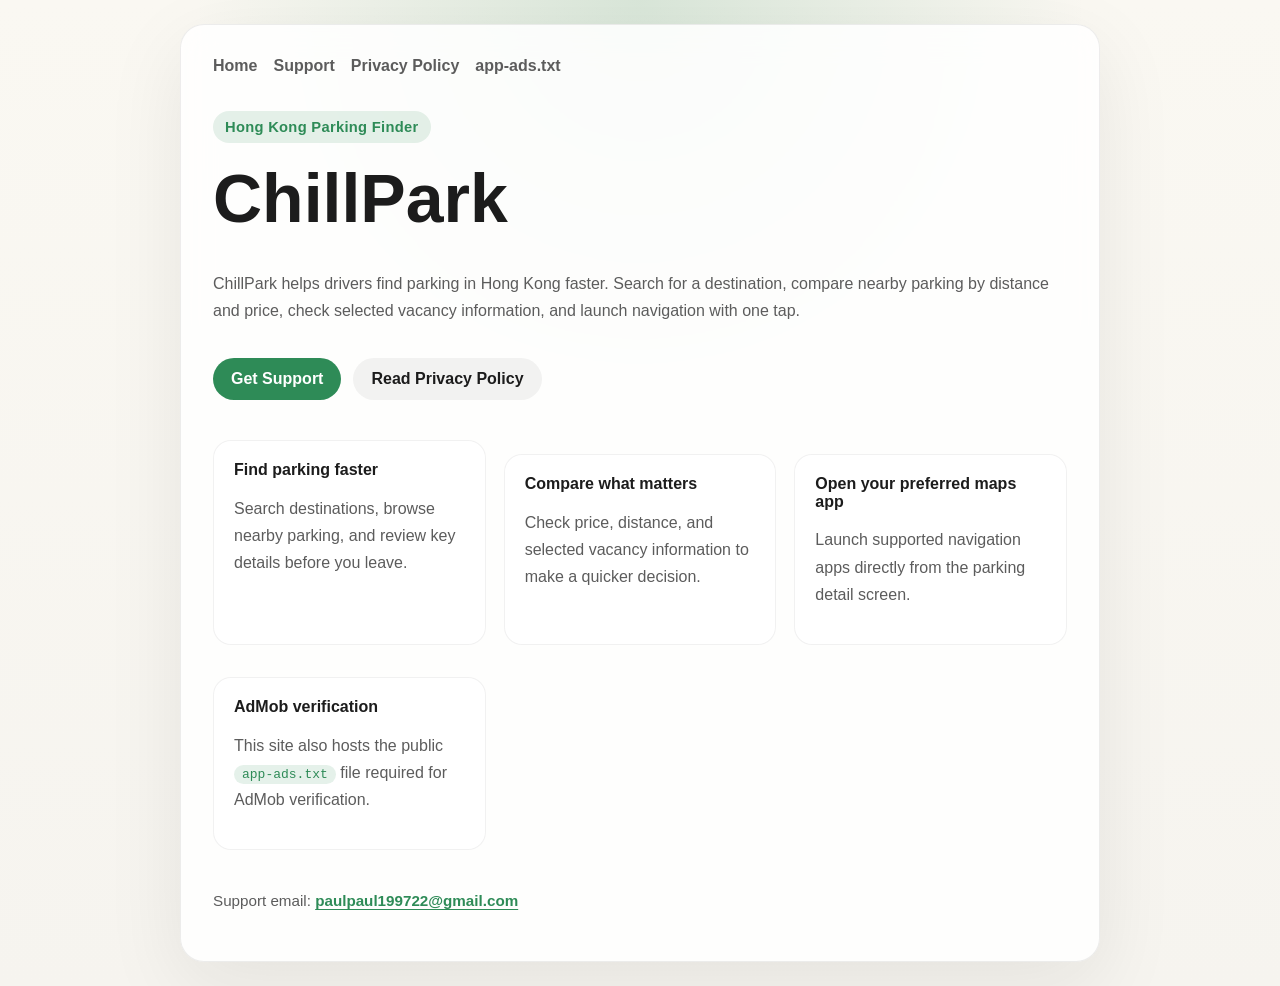
<file: index.html>
<!doctype html>
<html lang="en">
  <head>
    <meta charset="utf-8">
    <meta name="viewport" content="width=device-width, initial-scale=1">
    <title>ChillPark</title>
    <meta
      name="description"
      content="ChillPark helps drivers find parking in Hong Kong with destination search, price comparison, selected vacancy data, and one-tap navigation."
    >
    <link rel="stylesheet" href="/styles.css">
  </head>
  <body>
    <div class="shell">
      <main class="card hero">
        <nav class="top-nav" aria-label="Site">
          <a href="/">Home</a>
          <a href="/support/">Support</a>
          <a href="/privacy-policy/">Privacy Policy</a>
          <a href="/app-ads.txt">app-ads.txt</a>
        </nav>

        <span class="eyebrow">Hong Kong Parking Finder</span>
        <h1>ChillPark</h1>
        <p>
          ChillPark helps drivers find parking in Hong Kong faster. Search for a destination,
          compare nearby parking by distance and price, check selected vacancy information,
          and launch navigation with one tap.
        </p>

        <div class="actions">
          <a class="button button-primary" href="/support/">Get Support</a>
          <a class="button button-secondary" href="/privacy-policy/">Read Privacy Policy</a>
        </div>

        <section class="section grid grid-2" aria-label="Highlights">
          <article class="panel">
            <h3>Find parking faster</h3>
            <p>
              Search destinations, browse nearby parking, and review key details before you
              leave.
            </p>
          </article>
          <article class="panel">
            <h3>Compare what matters</h3>
            <p>
              Check price, distance, and selected vacancy information to make a quicker
              decision.
            </p>
          </article>
          <article class="panel">
            <h3>Open your preferred maps app</h3>
            <p>
              Launch supported navigation apps directly from the parking detail screen.
            </p>
          </article>
          <article class="panel">
            <h3>AdMob verification</h3>
            <p>
              This site also hosts the public <code>app-ads.txt</code> file required for AdMob
              verification.
            </p>
          </article>
        </section>

        <p class="footer">
          Support email:
          <a href="mailto:paulpaul199722@gmail.com">paulpaul199722@gmail.com</a>
        </p>
      </main>
    </div>
  </body>
</html>
</file>
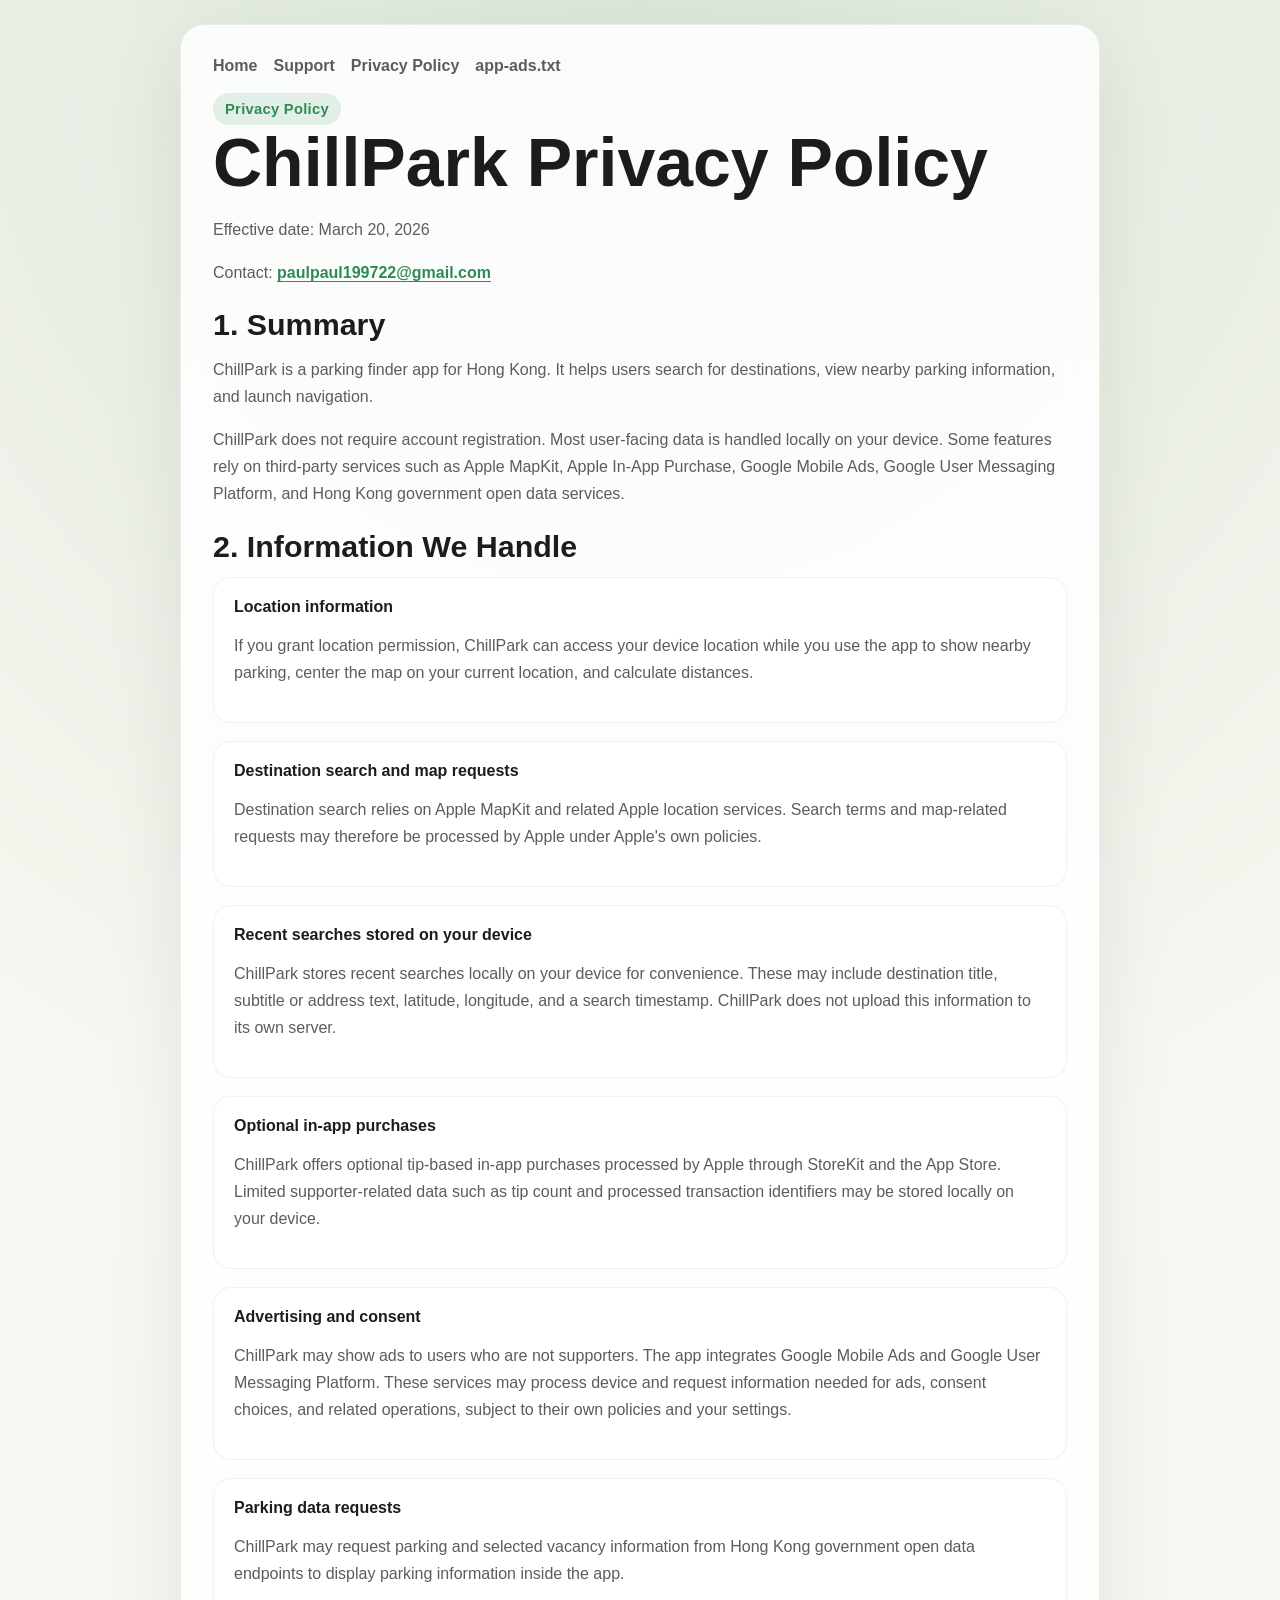
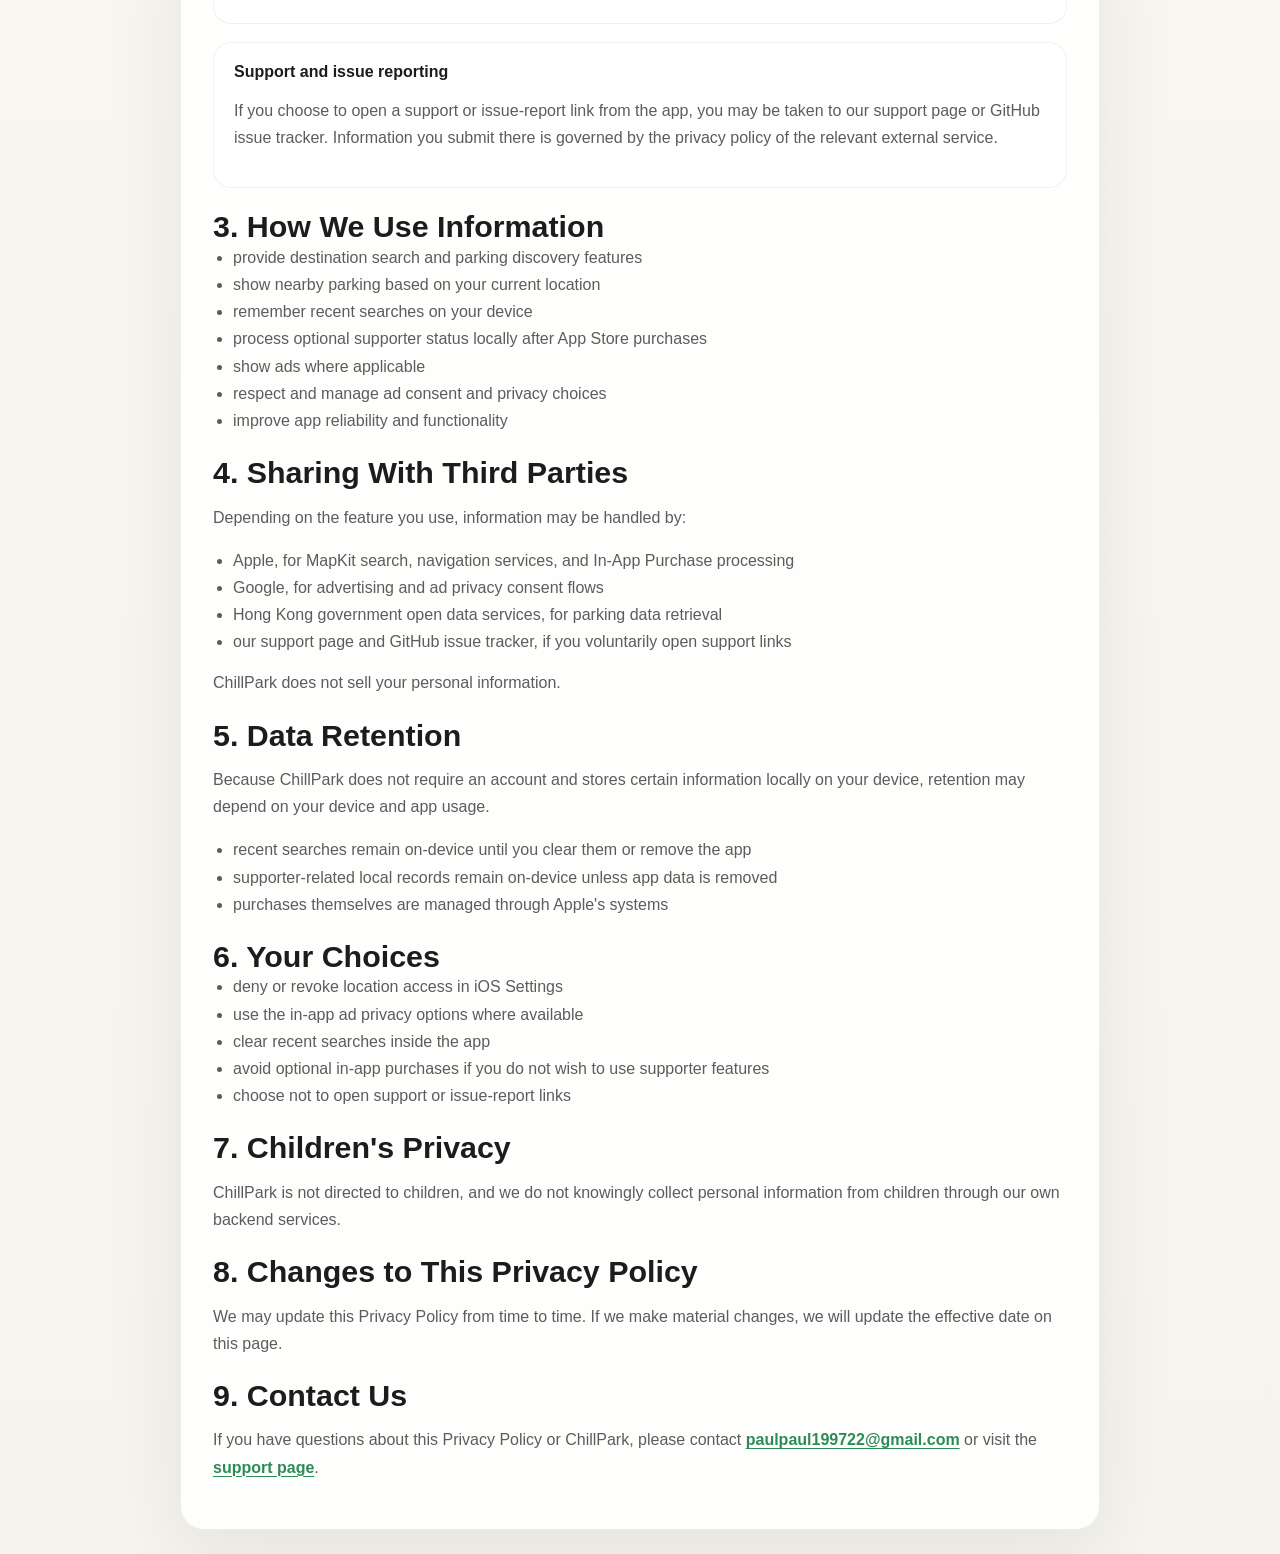
<file: privacy-policy/index.html>
<!DOCTYPE html>
<html lang="en">
  <head>
    <meta charset="utf-8">
    <meta name="viewport" content="width=device-width, initial-scale=1">
    <title>ChillPark Privacy Policy</title>
    <meta
      name="description"
      content="Privacy Policy for ChillPark, including information about location usage, recent searches, ads, in-app purchases, and support links."
    >
    <link rel="stylesheet" href="/styles.css">
  </head>
  <body>
    <div class="shell">
      <main class="card">
        <nav class="top-nav" aria-label="Site">
          <a href="/">Home</a>
          <a href="/support/">Support</a>
          <a href="/privacy-policy/">Privacy Policy</a>
          <a href="/app-ads.txt">app-ads.txt</a>
        </nav>

        <span class="eyebrow">Privacy Policy</span>
        <h1>ChillPark Privacy Policy</h1>
        <p>Effective date: March 20, 2026</p>
        <p>
          Contact:
          <a href="mailto:paulpaul199722@gmail.com">paulpaul199722@gmail.com</a>
        </p>

        <section class="section">
          <h2>1. Summary</h2>
          <p>
            ChillPark is a parking finder app for Hong Kong. It helps users search for
            destinations, view nearby parking information, and launch navigation.
          </p>
          <p>
            ChillPark does not require account registration. Most user-facing data is handled
            locally on your device. Some features rely on third-party services such as Apple
            MapKit, Apple In-App Purchase, Google Mobile Ads, Google User Messaging Platform,
            and Hong Kong government open data services.
          </p>
        </section>

        <section class="section">
          <h2>2. Information We Handle</h2>
          <div class="grid">
            <article class="panel">
              <h3>Location information</h3>
              <p>
                If you grant location permission, ChillPark can access your device location
                while you use the app to show nearby parking, center the map on your current
                location, and calculate distances.
              </p>
            </article>
            <article class="panel">
              <h3>Destination search and map requests</h3>
              <p>
                Destination search relies on Apple MapKit and related Apple location services.
                Search terms and map-related requests may therefore be processed by Apple under
                Apple's own policies.
              </p>
            </article>
            <article class="panel">
              <h3>Recent searches stored on your device</h3>
              <p>
                ChillPark stores recent searches locally on your device for convenience. These
                may include destination title, subtitle or address text, latitude, longitude,
                and a search timestamp. ChillPark does not upload this information to its own
                server.
              </p>
            </article>
            <article class="panel">
              <h3>Optional in-app purchases</h3>
              <p>
                ChillPark offers optional tip-based in-app purchases processed by Apple through
                StoreKit and the App Store. Limited supporter-related data such as tip count and
                processed transaction identifiers may be stored locally on your device.
              </p>
            </article>
            <article class="panel">
              <h3>Advertising and consent</h3>
              <p>
                ChillPark may show ads to users who are not supporters. The app integrates
                Google Mobile Ads and Google User Messaging Platform. These services may process
                device and request information needed for ads, consent choices, and related
                operations, subject to their own policies and your settings.
              </p>
            </article>
            <article class="panel">
              <h3>Parking data requests</h3>
              <p>
                ChillPark may request parking and selected vacancy information from Hong Kong
                government open data endpoints to display parking information inside the app.
              </p>
            </article>
            <article class="panel">
              <h3>Support and issue reporting</h3>
              <p>
                If you choose to open a support or issue-report link from the app, you may be
                taken to our support page or GitHub issue tracker. Information you submit there
                is governed by the privacy policy of the relevant external service.
              </p>
            </article>
          </div>
        </section>

        <section class="section">
          <h2>3. How We Use Information</h2>
          <ul class="text-list">
            <li>provide destination search and parking discovery features</li>
            <li>show nearby parking based on your current location</li>
            <li>remember recent searches on your device</li>
            <li>process optional supporter status locally after App Store purchases</li>
            <li>show ads where applicable</li>
            <li>respect and manage ad consent and privacy choices</li>
            <li>improve app reliability and functionality</li>
          </ul>
        </section>

        <section class="section">
          <h2>4. Sharing With Third Parties</h2>
          <p>Depending on the feature you use, information may be handled by:</p>
          <ul class="text-list">
            <li>Apple, for MapKit search, navigation services, and In-App Purchase processing</li>
            <li>Google, for advertising and ad privacy consent flows</li>
            <li>Hong Kong government open data services, for parking data retrieval</li>
            <li>our support page and GitHub issue tracker, if you voluntarily open support links</li>
          </ul>
          <p>ChillPark does not sell your personal information.</p>
        </section>

        <section class="section">
          <h2>5. Data Retention</h2>
          <p>
            Because ChillPark does not require an account and stores certain information locally
            on your device, retention may depend on your device and app usage.
          </p>
          <ul class="text-list">
            <li>recent searches remain on-device until you clear them or remove the app</li>
            <li>supporter-related local records remain on-device unless app data is removed</li>
            <li>purchases themselves are managed through Apple's systems</li>
          </ul>
        </section>

        <section class="section">
          <h2>6. Your Choices</h2>
          <ul class="text-list">
            <li>deny or revoke location access in iOS Settings</li>
            <li>use the in-app ad privacy options where available</li>
            <li>clear recent searches inside the app</li>
            <li>avoid optional in-app purchases if you do not wish to use supporter features</li>
            <li>choose not to open support or issue-report links</li>
          </ul>
        </section>

        <section class="section">
          <h2>7. Children's Privacy</h2>
          <p>
            ChillPark is not directed to children, and we do not knowingly collect personal
            information from children through our own backend services.
          </p>
        </section>

        <section class="section">
          <h2>8. Changes to This Privacy Policy</h2>
          <p>
            We may update this Privacy Policy from time to time. If we make material changes,
            we will update the effective date on this page.
          </p>
        </section>

        <section class="section">
          <h2>9. Contact Us</h2>
          <p>
            If you have questions about this Privacy Policy or ChillPark, please contact
            <a href="mailto:paulpaul199722@gmail.com">paulpaul199722@gmail.com</a>
            or visit the <a href="/support/">support page</a>.
          </p>
        </section>
      </main>
    </div>
  </body>
</html>
</file>
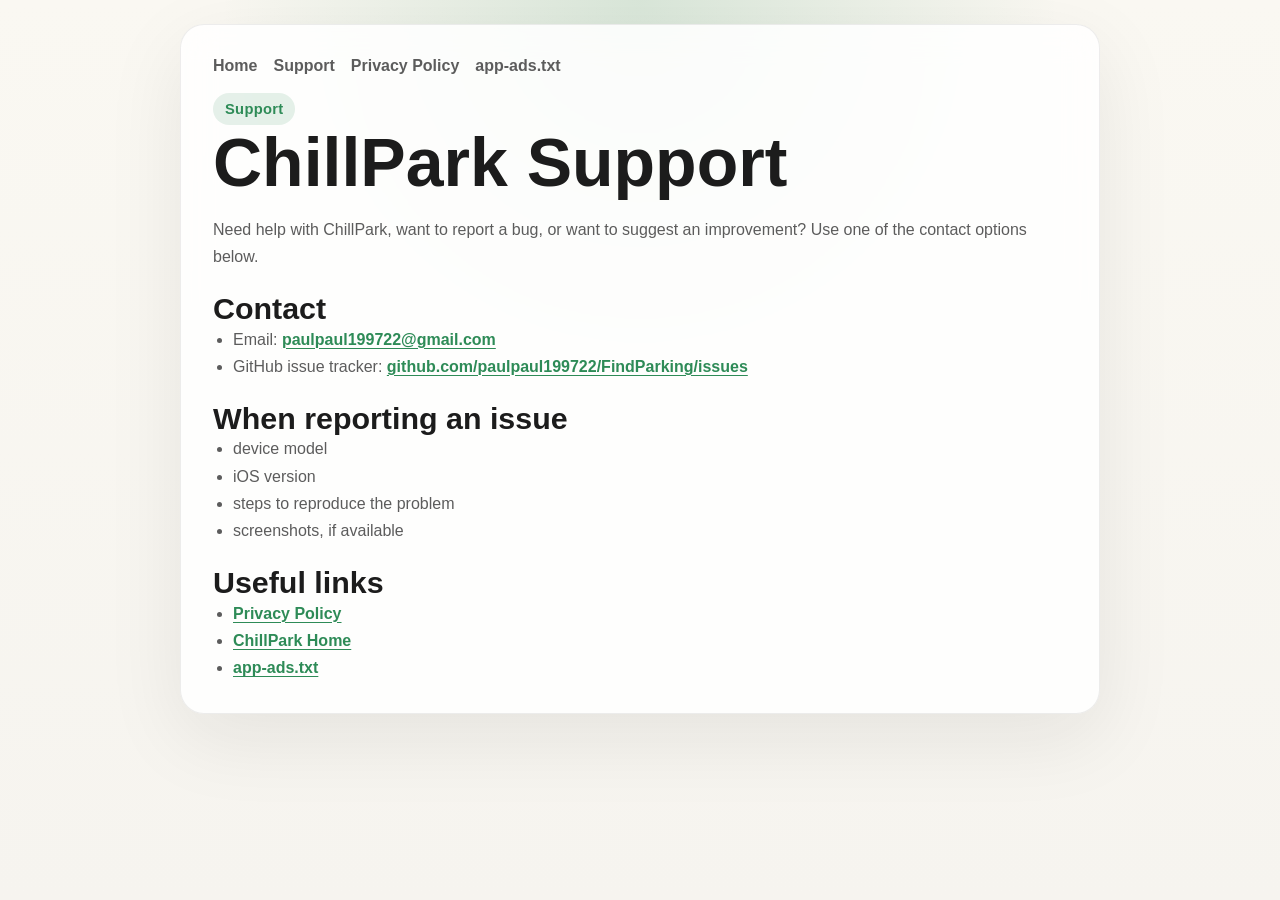
<file: support/index.html>
<!DOCTYPE html>
<html lang="en">
  <head>
    <meta charset="utf-8">
    <meta name="viewport" content="width=device-width, initial-scale=1">
    <title>ChillPark Support</title>
    <meta
      name="description"
      content="Support information for ChillPark, including contact details, bug reporting, and useful links."
    >
    <link rel="stylesheet" href="/styles.css">
  </head>
  <body>
    <div class="shell">
      <main class="card">
        <nav class="top-nav" aria-label="Site">
          <a href="/">Home</a>
          <a href="/support/">Support</a>
          <a href="/privacy-policy/">Privacy Policy</a>
          <a href="/app-ads.txt">app-ads.txt</a>
        </nav>

        <span class="eyebrow">Support</span>
        <h1>ChillPark Support</h1>
        <p>
          Need help with ChillPark, want to report a bug, or want to suggest an improvement?
          Use one of the contact options below.
        </p>

        <section class="section">
          <h2>Contact</h2>
          <ul class="meta-list">
            <li>
              Email:
              <a href="mailto:paulpaul199722@gmail.com">paulpaul199722@gmail.com</a>
            </li>
            <li>
              GitHub issue tracker:
              <a href="https://github.com/paulpaul199722/FindParking/issues">
                github.com/paulpaul199722/FindParking/issues
              </a>
            </li>
          </ul>
        </section>

        <section class="section">
          <h2>When reporting an issue</h2>
          <ul class="text-list">
            <li>device model</li>
            <li>iOS version</li>
            <li>steps to reproduce the problem</li>
            <li>screenshots, if available</li>
          </ul>
        </section>

        <section class="section">
          <h2>Useful links</h2>
          <ul class="meta-list">
            <li><a href="/privacy-policy/">Privacy Policy</a></li>
            <li><a href="/">ChillPark Home</a></li>
            <li><a href="/app-ads.txt">app-ads.txt</a></li>
          </ul>
        </section>
      </main>
    </div>
  </body>
</html>
</file>
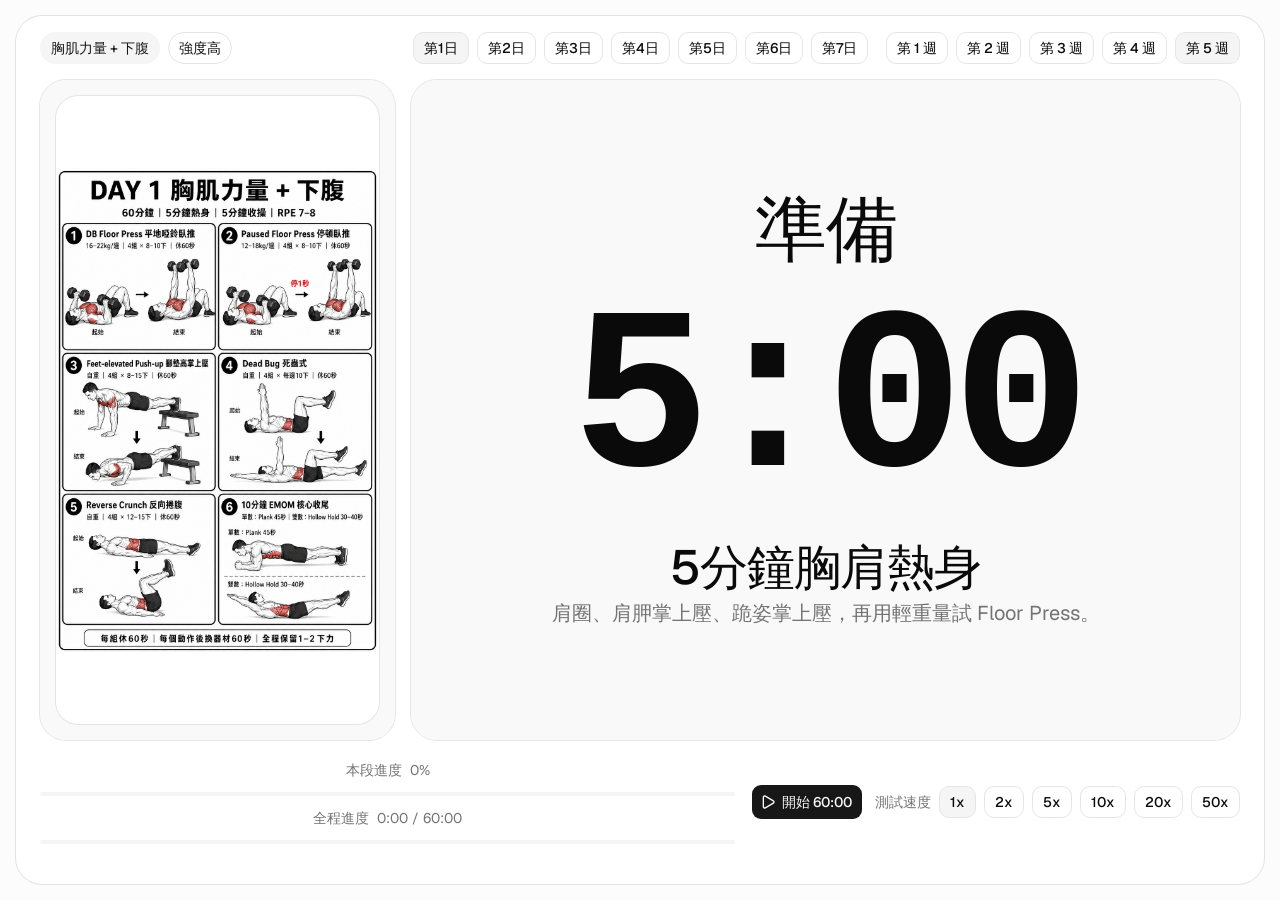
<file: workout/index.html>
<!doctype html>
<html lang="zh-Hant-HK">
  <head>
    <meta charset="UTF-8" />
    <link rel="icon" type="image/svg+xml" href="/workout/vite.svg" />
    <meta name="viewport" content="width=device-width, initial-scale=1.0" />
    <title>Workout｜60 分鐘訓練計時器</title>
    <script type="module" crossorigin src="/workout/assets/index-Cite7RYj.js"></script>
    <link rel="stylesheet" crossorigin href="/workout/assets/index-D7NZ1OhX.css">
  </head>
  <body>
    <div id="root"></div>
  </body>
</html>
</file>
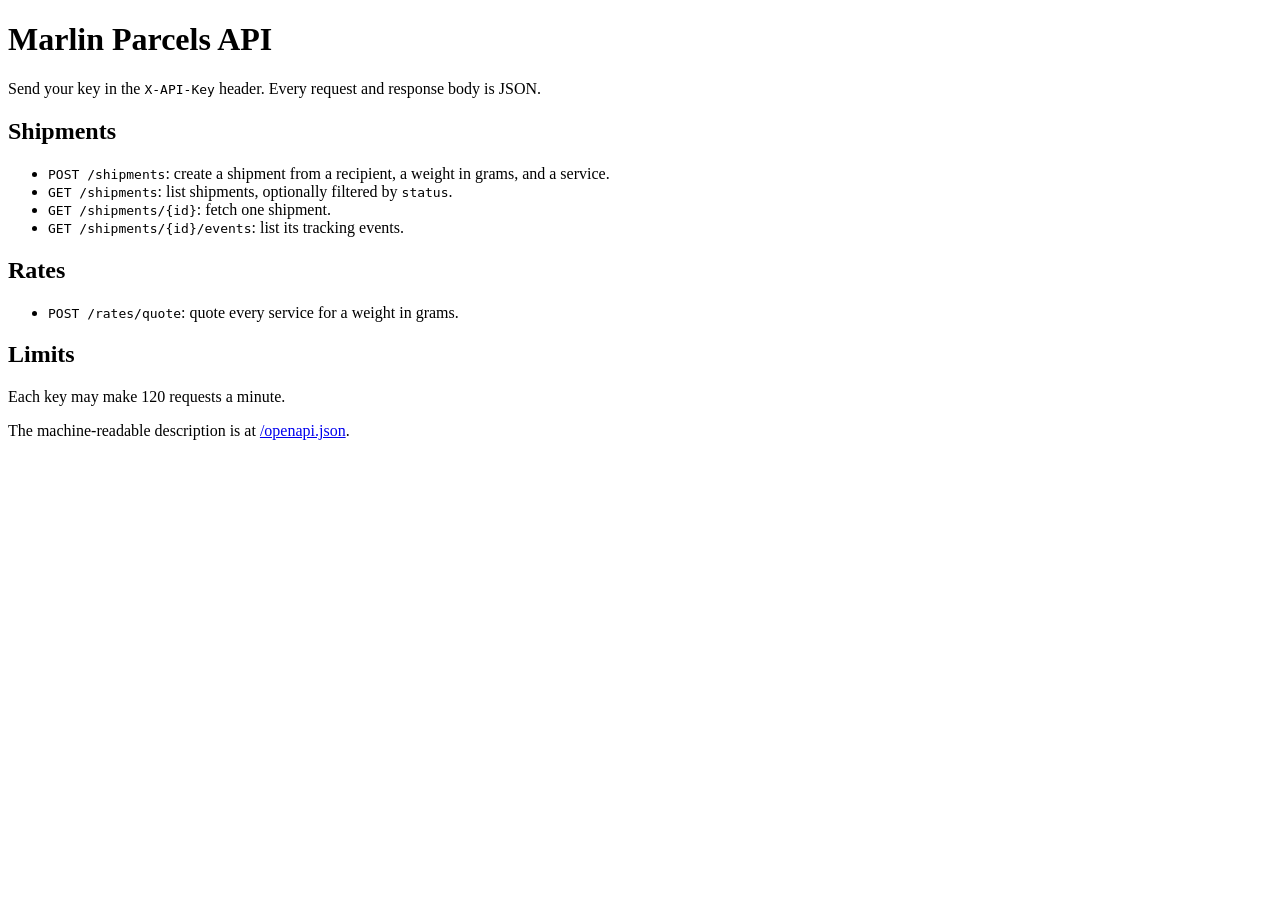
<file: .agents/skills/agent-ready-site/evals/fixtures/untyped-api-errors/base/public/docs/index.html>
<!doctype html>
<html lang="en">
  <head>
    <meta charset="utf-8" />
    <title>Marlin Parcels API documentation</title>
  </head>
  <body>
    <main>
      <h1>Marlin Parcels API</h1>
      <p>Send your key in the <code>X-API-Key</code> header. Every request and response body is JSON.</p>
      <h2>Shipments</h2>
      <ul>
        <li><code>POST /shipments</code>: create a shipment from a recipient, a weight in grams, and a service.</li>
        <li><code>GET /shipments</code>: list shipments, optionally filtered by <code>status</code>.</li>
        <li><code>GET /shipments/{id}</code>: fetch one shipment.</li>
        <li><code>GET /shipments/{id}/events</code>: list its tracking events.</li>
      </ul>
      <h2>Rates</h2>
      <ul>
        <li><code>POST /rates/quote</code>: quote every service for a weight in grams.</li>
      </ul>
      <h2>Limits</h2>
      <p>Each key may make 120 requests a minute.</p>
      <p>The machine-readable description is at <a href="/openapi.json">/openapi.json</a>.</p>
    </main>
  </body>
</html>
</file>
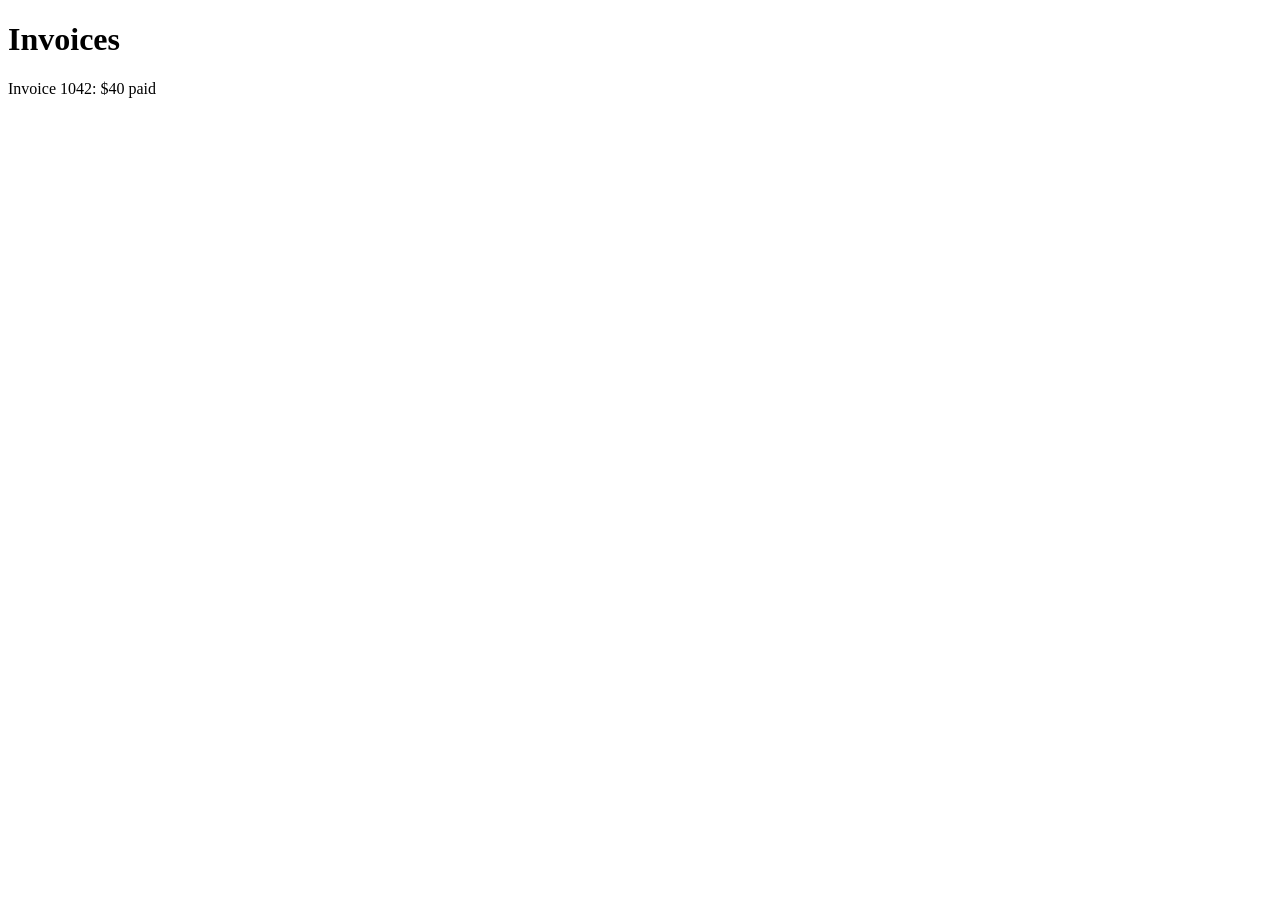
<file: .agents/skills/ui-verification/evals/files/billing.html>
<!doctype html>
<html lang="en"><meta charset="utf-8"><title>Billing</title>
<body><h1>Invoices</h1><section aria-label="Invoices" data-state="loaded">Invoice 1042: $40 paid</section>
<script>
const requestedState=new URLSearchParams(location.search).get('state');
// The route accepts a state parameter, but the fixture never applies it.
</script></body></html>
</file>
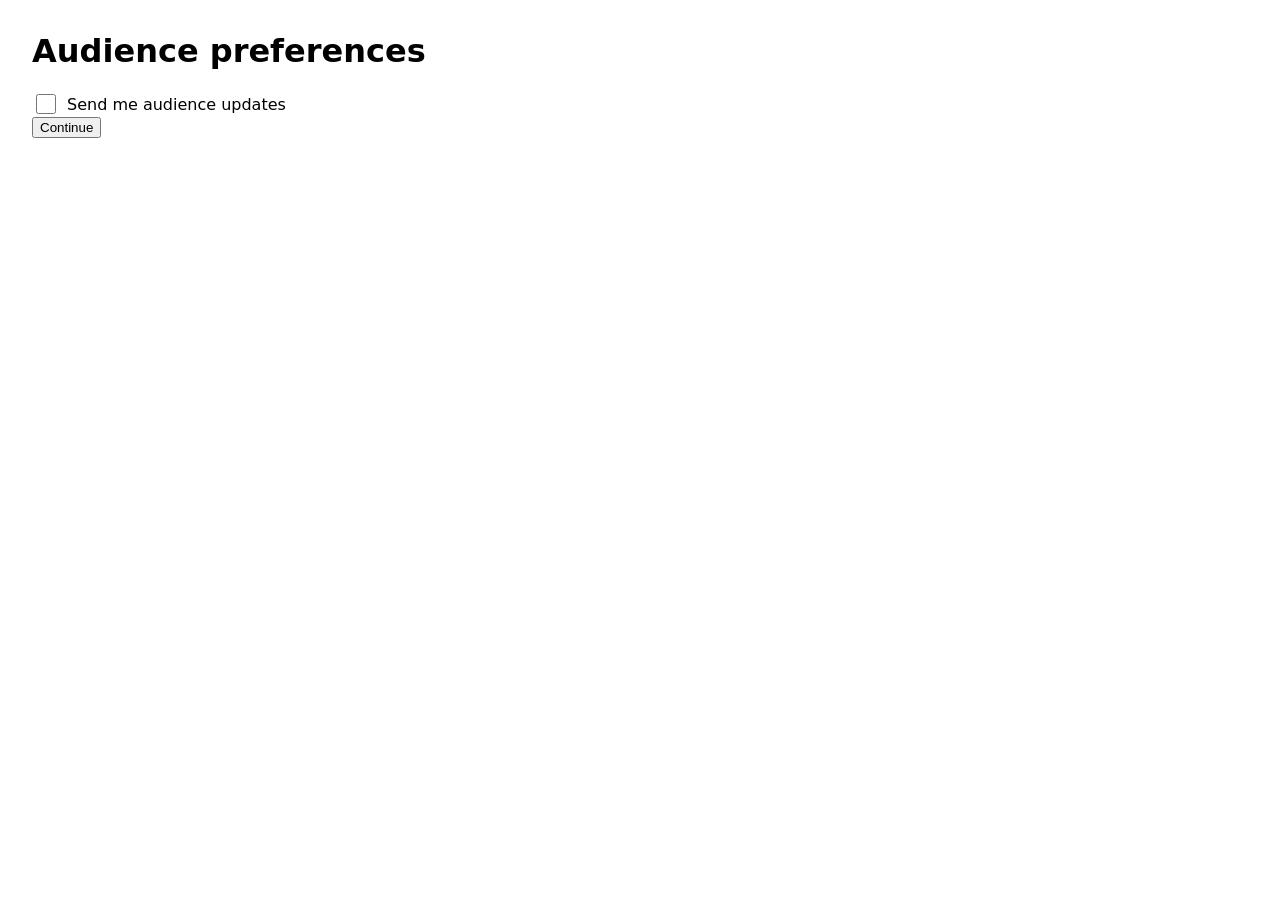
<file: .agents/skills/ui-verification/evals/files/onboarding.html>
<!doctype html>
<html lang="en"><meta charset="utf-8"><meta name="viewport" content="width=device-width, initial-scale=1">
<title>Audience preferences</title>
<style>body{font:16px system-ui;margin:32px}label{display:flex;align-items:center;gap:8px}input{width:20px;height:20px} @media(max-width:600px){body[data-revision="head"] input{transform:translateY(18px)}}</style>
<body><h1>Audience preferences</h1><label><input type="checkbox">Send me audience updates</label><button>Continue</button>
<script>document.body.dataset.revision=new URLSearchParams(location.search).get('revision')||'head';document.querySelector('button').onclick=()=>document.querySelector('h1').textContent='Preferences saved';</script></body></html>
</file>
<file: styles.css>
:root {
  color-scheme: light;
  --bg: #f6f4ef;
  --panel: rgba(255, 255, 255, 0.86);
  --text: #1c1c1c;
  --muted: #5c5c5c;
  --accent: #2e8b57;
  --accent-soft: rgba(46, 139, 87, 0.12);
  --border: rgba(28, 28, 28, 0.08);
  --shadow: 0 24px 80px rgba(28, 28, 28, 0.08);
}

* {
  box-sizing: border-box;
}

html {
  scroll-behavior: smooth;
}

body {
  margin: 0;
  min-height: 100vh;
  padding: 24px;
  background:
    radial-gradient(circle at top, rgba(46, 139, 87, 0.16), transparent 38%),
    linear-gradient(180deg, #faf8f2 0%, var(--bg) 100%);
  color: var(--text);
  font-family: ui-rounded, "SF Pro Display", "Helvetica Neue", sans-serif;
}

.shell {
  width: min(920px, 100%);
  margin: 0 auto;
}

.card {
  padding: 32px;
  border-radius: 24px;
  background: var(--panel);
  border: 1px solid var(--border);
  box-shadow: var(--shadow);
  backdrop-filter: blur(16px);
}

.hero {
  display: grid;
  gap: 18px;
}

.eyebrow {
  display: inline-flex;
  width: fit-content;
  padding: 8px 12px;
  border-radius: 999px;
  background: var(--accent-soft);
  color: var(--accent);
  font-size: 0.92rem;
  font-weight: 700;
  letter-spacing: 0.02em;
}

h1,
h2,
h3 {
  margin: 0;
  line-height: 1.1;
}

h1 {
  font-size: clamp(2.3rem, 6vw, 4.25rem);
}

h2 {
  font-size: clamp(1.3rem, 3vw, 1.9rem);
}

p,
li {
  line-height: 1.7;
  color: var(--muted);
}

a {
  color: var(--accent);
  font-weight: 700;
  text-decoration-thickness: 0.08em;
  text-underline-offset: 0.18em;
}

.actions {
  display: flex;
  flex-wrap: wrap;
  gap: 12px;
}

.button {
  display: inline-flex;
  align-items: center;
  justify-content: center;
  padding: 12px 18px;
  border-radius: 999px;
  text-decoration: none;
}

.button-primary {
  background: var(--accent);
  color: #ffffff;
}

.button-secondary {
  background: rgba(28, 28, 28, 0.05);
  color: var(--text);
}

.grid {
  display: grid;
  gap: 18px;
}

.grid-2 {
  grid-template-columns: repeat(auto-fit, minmax(220px, 1fr));
}

.panel {
  padding: 20px;
  border-radius: 18px;
  background: rgba(255, 255, 255, 0.74);
  border: 1px solid rgba(28, 28, 28, 0.06);
}

.panel h3 {
  margin-bottom: 10px;
  font-size: 1rem;
}

.section {
  margin-top: 22px;
}

.section > * + * {
  margin-top: 14px;
}

.meta-list,
.text-list {
  padding-left: 20px;
  margin: 0;
}

.footer {
  margin-top: 20px;
  font-size: 0.95rem;
  color: var(--muted);
}

.top-nav {
  display: flex;
  flex-wrap: wrap;
  gap: 16px;
  margin-bottom: 18px;
}

.top-nav a {
  color: var(--muted);
  text-decoration: none;
}

.top-nav a:hover {
  color: var(--accent);
}

code {
  padding: 2px 8px;
  border-radius: 999px;
  background: var(--accent-soft);
  color: var(--accent);
}

hr {
  border: 0;
  border-top: 1px solid var(--border);
  margin: 24px 0;
}

@media (max-width: 640px) {
  body {
    padding: 16px;
  }

  .card {
    padding: 24px;
    border-radius: 20px;
  }
}
</file>
<file: workout/assets/index-D7NZ1OhX.css>
/*! tailwindcss v4.3.1 | MIT License | https://tailwindcss.com */
@layer properties{@supports (((-webkit-hyphens:none)) and (not (margin-trim:inline))) or ((-moz-orient:inline) and (not (color:rgb(from red r g b)))){*,:before,:after,::backdrop{--tw-rotate-x:initial;--tw-rotate-y:initial;--tw-rotate-z:initial;--tw-skew-x:initial;--tw-skew-y:initial;--tw-border-style:solid;--tw-leading:initial;--tw-font-weight:initial;--tw-tracking:initial;--tw-shadow:0 0 #0000;--tw-shadow-color:initial;--tw-shadow-alpha:100%;--tw-inset-shadow:0 0 #0000;--tw-inset-shadow-color:initial;--tw-inset-shadow-alpha:100%;--tw-ring-color:initial;--tw-ring-shadow:0 0 #0000;--tw-inset-ring-color:initial;--tw-inset-ring-shadow:0 0 #0000;--tw-ring-inset:initial;--tw-ring-offset-width:0px;--tw-ring-offset-color:#fff;--tw-ring-offset-shadow:0 0 #0000;--tw-outline-style:solid;--tw-translate-x:0;--tw-translate-y:0;--tw-translate-z:0;--tw-animation-delay:0s;--tw-animation-direction:normal;--tw-animation-duration:initial;--tw-animation-fill-mode:none;--tw-animation-iteration-count:1;--tw-enter-blur:0;--tw-enter-opacity:1;--tw-enter-rotate:0;--tw-enter-scale:1;--tw-enter-translate-x:0;--tw-enter-translate-y:0;--tw-exit-blur:0;--tw-exit-opacity:1;--tw-exit-rotate:0;--tw-exit-scale:1;--tw-exit-translate-x:0;--tw-exit-translate-y:0}}}@layer theme{:root,:host{--font-sans:"Geist Variable", sans-serif;--font-mono:ui-monospace, SFMono-Regular, Menlo, Monaco, Consolas, "Liberation Mono", "Courier New", monospace;--spacing:.25rem;--container-5xl:64rem;--text-xs:.75rem;--text-xs--line-height:calc(1 / .75);--text-sm:.875rem;--text-sm--line-height:calc(1.25 / .875);--text-base:1rem;--text-base--line-height:calc(1.5 / 1);--text-xl:1.25rem;--text-xl--line-height:calc(1.75 / 1.25);--text-3xl:1.875rem;--text-3xl--line-height:calc(2.25 / 1.875);--text-5xl:3rem;--text-5xl--line-height:1;--text-7xl:4.5rem;--text-7xl--line-height:1;--font-weight-medium:500;--font-weight-semibold:600;--tracking-tighter:-.05em;--tracking-tight:-.025em;--leading-snug:1.375;--radius-md:calc(var(--radius) * .8);--default-transition-duration:.15s;--default-transition-timing-function:cubic-bezier(.4, 0, .2, 1);--default-font-family:"Geist Variable", sans-serif;--default-mono-font-family:var(--font-mono)}}@layer base{*,:after,:before,::backdrop{box-sizing:border-box;border:0 solid;margin:0;padding:0}::file-selector-button{box-sizing:border-box;border:0 solid;margin:0;padding:0}html,:host{-webkit-text-size-adjust:100%;tab-size:4;line-height:1.5;font-family:var(--default-font-family,ui-sans-serif, system-ui, sans-serif, "Apple Color Emoji", "Segoe UI Emoji", "Segoe UI Symbol", "Noto Color Emoji");font-feature-settings:var(--default-font-feature-settings,normal);font-variation-settings:var(--default-font-variation-settings,normal);-webkit-tap-highlight-color:transparent}hr{height:0;color:inherit;border-top-width:1px}abbr:where([title]){-webkit-text-decoration:underline dotted;text-decoration:underline dotted}h1,h2,h3,h4,h5,h6{font-size:inherit;font-weight:inherit}a{color:inherit;-webkit-text-decoration:inherit;-webkit-text-decoration:inherit;-webkit-text-decoration:inherit;-webkit-text-decoration:inherit;text-decoration:inherit}b,strong{font-weight:bolder}code,kbd,samp,pre{font-family:var(--default-mono-font-family,ui-monospace, SFMono-Regular, Menlo, Monaco, Consolas, "Liberation Mono", "Courier New", monospace);font-feature-settings:var(--default-mono-font-feature-settings,normal);font-variation-settings:var(--default-mono-font-variation-settings,normal);font-size:1em}small{font-size:80%}sub,sup{vertical-align:baseline;font-size:75%;line-height:0;position:relative}sub{bottom:-.25em}sup{top:-.5em}table{text-indent:0;border-color:inherit;border-collapse:collapse}:-moz-focusring{outline:auto}progress{vertical-align:baseline}summary{display:list-item}ol,ul,menu{list-style:none}img,svg,video,canvas,audio,iframe,embed,object{vertical-align:middle;display:block}img,video{max-width:100%;height:auto}button,input,select,optgroup,textarea{font:inherit;font-feature-settings:inherit;font-variation-settings:inherit;letter-spacing:inherit;color:inherit;opacity:1;background-color:#0000;border-radius:0}::file-selector-button{font:inherit;font-feature-settings:inherit;font-variation-settings:inherit;letter-spacing:inherit;color:inherit;opacity:1;background-color:#0000;border-radius:0}:where(select:is([multiple],[size])) optgroup{font-weight:bolder}:where(select:is([multiple],[size])) optgroup option{padding-inline-start:20px}::file-selector-button{margin-inline-end:4px}::placeholder{opacity:1}@supports (not ((-webkit-appearance:-apple-pay-button))) or (contain-intrinsic-size:1px){::placeholder{color:currentColor}@supports (color:color-mix(in lab, red, red)){::placeholder{color:color-mix(in oklab, currentcolor 50%, transparent)}}}textarea{resize:vertical}::-webkit-search-decoration{-webkit-appearance:none}::-webkit-date-and-time-value{min-height:1lh;text-align:inherit}::-webkit-datetime-edit{display:inline-flex}::-webkit-datetime-edit-fields-wrapper{padding:0}::-webkit-datetime-edit{padding-block:0}::-webkit-datetime-edit-year-field{padding-block:0}::-webkit-datetime-edit-month-field{padding-block:0}::-webkit-datetime-edit-day-field{padding-block:0}::-webkit-datetime-edit-hour-field{padding-block:0}::-webkit-datetime-edit-minute-field{padding-block:0}::-webkit-datetime-edit-second-field{padding-block:0}::-webkit-datetime-edit-millisecond-field{padding-block:0}::-webkit-datetime-edit-meridiem-field{padding-block:0}::-webkit-calendar-picker-indicator{line-height:1}:-moz-ui-invalid{box-shadow:none}button,input:where([type=button],[type=reset],[type=submit]){appearance:button}::file-selector-button{appearance:button}::-webkit-inner-spin-button{height:auto}::-webkit-outer-spin-button{height:auto}[hidden]:where(:not([hidden=until-found])){display:none!important}*{border-color:var(--border);outline-color:var(--ring)}@supports (color:color-mix(in lab, red, red)){*{outline-color:color-mix(in oklab, var(--ring) 50%, transparent)}}body{background-color:var(--background);color:var(--foreground)}html{font-family:Geist Variable,sans-serif}}@layer components;@layer utilities{.\@container\/card-header{container:card-header/inline-size}.relative{position:relative}.col-start-2{grid-column-start:2}.row-span-2{grid-row:span 2/span 2}.row-start-1{grid-row-start:1}.contents{display:contents}.flex{display:flex}.grid{display:grid}.inline-flex{display:inline-flex}.table{display:table}.size-6{width:calc(var(--spacing) * 6);height:calc(var(--spacing) * 6)}.size-7{width:calc(var(--spacing) * 7);height:calc(var(--spacing) * 7)}.size-8{width:calc(var(--spacing) * 8);height:calc(var(--spacing) * 8)}.size-9{width:calc(var(--spacing) * 9);height:calc(var(--spacing) * 9)}.size-full{width:100%;height:100%}.h-1{height:var(--spacing)}.h-5{height:calc(var(--spacing) * 5)}.h-6{height:calc(var(--spacing) * 6)}.h-7{height:calc(var(--spacing) * 7)}.h-8{height:calc(var(--spacing) * 8)}.h-9{height:calc(var(--spacing) * 9)}.h-full{height:100%}.max-h-\[44rem\]{max-height:44rem}.min-h-\[24rem\]{min-height:24rem}.min-h-\[calc\(100svh-1rem\)\]{min-height:calc(100svh - 1rem)}.min-h-svh{min-height:100svh}.w-fit{width:fit-content}.w-full{width:100%}.max-w-5xl{max-width:var(--container-5xl)}.max-w-full{max-width:100%}.min-w-0{min-width:0}.min-w-7{min-width:calc(var(--spacing) * 7)}.min-w-8{min-width:calc(var(--spacing) * 8)}.min-w-9{min-width:calc(var(--spacing) * 9)}.flex-1{flex:1}.shrink-0{flex-shrink:0}.transform{transform:var(--tw-rotate-x,) var(--tw-rotate-y,) var(--tw-rotate-z,) var(--tw-skew-x,) var(--tw-skew-y,)}.auto-rows-min{grid-auto-rows:min-content}.grid-cols-1{grid-template-columns:repeat(1,minmax(0,1fr))}.flex-col{flex-direction:column}.flex-row{flex-direction:row}.flex-wrap{flex-wrap:wrap}.items-center{align-items:center}.items-start{align-items:flex-start}.items-stretch{align-items:stretch}.justify-center{justify-content:center}.gap-\(--card-spacing\){gap:var(--card-spacing)}.gap-1{gap:var(--spacing)}.gap-1\.5{gap:calc(var(--spacing) * 1.5)}.gap-2{gap:calc(var(--spacing) * 2)}.gap-3{gap:calc(var(--spacing) * 3)}.gap-4{gap:calc(var(--spacing) * 4)}.gap-5{gap:calc(var(--spacing) * 5)}.gap-6{gap:calc(var(--spacing) * 6)}.gap-\[--spacing\(var\(--gap\)\)\]{gap:calc(var(--spacing) * var(--gap))}.self-start{align-self:flex-start}.justify-self-center{justify-self:center}.justify-self-end{justify-self:flex-end}.overflow-hidden{overflow:hidden}.overflow-x-hidden{overflow-x:hidden}.rounded-3xl{border-radius:calc(var(--radius) * 2.2)}.rounded-4xl{border-radius:calc(var(--radius) * 2.6)}.rounded-\[min\(var\(--radius-md\)\,10px\)\]{border-radius:min(var(--radius-md), 10px)}.rounded-\[min\(var\(--radius-md\)\,12px\)\]{border-radius:min(var(--radius-md), 12px)}.rounded-full{border-radius:3.40282e38px}.rounded-lg{border-radius:var(--radius)}.rounded-xl{border-radius:calc(var(--radius) * 1.4)}.rounded-t-xl{border-top-left-radius:calc(var(--radius) * 1.4);border-top-right-radius:calc(var(--radius) * 1.4)}.rounded-b-xl{border-bottom-right-radius:calc(var(--radius) * 1.4);border-bottom-left-radius:calc(var(--radius) * 1.4)}.border{border-style:var(--tw-border-style);border-width:1px}.border-t{border-top-style:var(--tw-border-style);border-top-width:1px}.border-border{border-color:var(--border)}.border-input{border-color:var(--input)}.border-transparent{border-color:#0000}.bg-background{background-color:var(--background)}.bg-border{background-color:var(--border)}.bg-card{background-color:var(--card)}.bg-destructive\/10{background-color:var(--destructive)}@supports (color:color-mix(in lab, red, red)){.bg-destructive\/10{background-color:color-mix(in oklab, var(--destructive) 10%, transparent)}}.bg-muted,.bg-muted\/30{background-color:var(--muted)}@supports (color:color-mix(in lab, red, red)){.bg-muted\/30{background-color:color-mix(in oklab, var(--muted) 30%, transparent)}}.bg-muted\/50{background-color:var(--muted)}@supports (color:color-mix(in lab, red, red)){.bg-muted\/50{background-color:color-mix(in oklab, var(--muted) 50%, transparent)}}.bg-muted\/60{background-color:var(--muted)}@supports (color:color-mix(in lab, red, red)){.bg-muted\/60{background-color:color-mix(in oklab, var(--muted) 60%, transparent)}}.bg-primary{background-color:var(--primary)}.bg-secondary{background-color:var(--secondary)}.bg-transparent{background-color:#0000}.bg-clip-padding{background-clip:padding-box}.object-contain{object-fit:contain}.p-\(--card-spacing\){padding:var(--card-spacing)}.p-2{padding:calc(var(--spacing) * 2)}.p-3{padding:calc(var(--spacing) * 3)}.p-5{padding:calc(var(--spacing) * 5)}.px-\(--card-spacing\){padding-inline:var(--card-spacing)}.px-2{padding-inline:calc(var(--spacing) * 2)}.px-2\.5{padding-inline:calc(var(--spacing) * 2.5)}.px-4{padding-inline:calc(var(--spacing) * 4)}.py-\(--card-spacing\){padding-block:var(--card-spacing)}.py-0{padding-block:0}.py-0\.5{padding-block:calc(var(--spacing) * .5)}.py-2{padding-block:calc(var(--spacing) * 2)}.pb-4{padding-bottom:calc(var(--spacing) * 4)}.text-center{text-align:center}.font-heading{font-family:var(--font-sans)}.font-mono{font-family:var(--font-mono)}.text-3xl{font-size:var(--text-3xl);line-height:var(--tw-leading,var(--text-3xl--line-height))}.text-5xl{font-size:var(--text-5xl);line-height:var(--tw-leading,var(--text-5xl--line-height))}.text-base{font-size:var(--text-base);line-height:var(--tw-leading,var(--text-base--line-height))}.text-sm{font-size:var(--text-sm);line-height:var(--tw-leading,var(--text-sm--line-height))}.text-xs{font-size:var(--text-xs);line-height:var(--tw-leading,var(--text-xs--line-height))}.text-\[0\.8rem\]{font-size:.8rem}.text-\[clamp\(6\.5rem\,18vw\,20rem\)\]{font-size:clamp(6.5rem,18vw,20rem)}.leading-none{--tw-leading:1;line-height:1}.leading-snug{--tw-leading:var(--leading-snug);line-height:var(--leading-snug)}.font-medium{--tw-font-weight:var(--font-weight-medium);font-weight:var(--font-weight-medium)}.font-semibold{--tw-font-weight:var(--font-weight-semibold);font-weight:var(--font-weight-semibold)}.tracking-tight{--tw-tracking:var(--tracking-tight);letter-spacing:var(--tracking-tight)}.tracking-tighter{--tw-tracking:var(--tracking-tighter);letter-spacing:var(--tracking-tighter)}.text-balance{text-wrap:balance}.text-pretty{text-wrap:pretty}.whitespace-nowrap{white-space:nowrap}.text-card-foreground{color:var(--card-foreground)}.text-destructive{color:var(--destructive)}.text-foreground{color:var(--foreground)}.text-muted-foreground{color:var(--muted-foreground)}.text-primary{color:var(--primary)}.text-primary-foreground{color:var(--primary-foreground)}.text-secondary-foreground{color:var(--secondary-foreground)}.underline-offset-4{text-underline-offset:4px}.ring-1{--tw-ring-shadow:var(--tw-ring-inset,) 0 0 0 calc(1px + var(--tw-ring-offset-width)) var(--tw-ring-color,currentcolor);box-shadow:var(--tw-inset-shadow), var(--tw-inset-ring-shadow), var(--tw-ring-offset-shadow), var(--tw-ring-shadow), var(--tw-shadow)}.ring-border{--tw-ring-color:var(--border)}.ring-foreground\/10{--tw-ring-color:var(--foreground)}@supports (color:color-mix(in lab, red, red)){.ring-foreground\/10{--tw-ring-color:color-mix(in oklab, var(--foreground) 10%, transparent)}}.outline{outline-style:var(--tw-outline-style);outline-width:1px}.transition{transition-property:color,background-color,border-color,outline-color,text-decoration-color,fill,stroke,--tw-gradient-from,--tw-gradient-via,--tw-gradient-to,opacity,box-shadow,transform,translate,scale,rotate,filter,-webkit-backdrop-filter,backdrop-filter,display,content-visibility,overlay,pointer-events;transition-timing-function:var(--tw-ease,var(--default-transition-timing-function));transition-duration:var(--tw-duration,var(--default-transition-duration))}.transition-all{transition-property:all;transition-timing-function:var(--tw-ease,var(--default-transition-timing-function));transition-duration:var(--tw-duration,var(--default-transition-duration))}.outline-none{--tw-outline-style:none;outline-style:none}.select-none{-webkit-user-select:none;user-select:none}.\[--card-spacing\:--spacing\(4\)\]{--card-spacing:calc(var(--spacing) * 4)}.running{animation-play-state:running}.group-data-\[size\=sm\]\/card\:text-sm:is(:where(.group\/card)[data-size=sm] *){font-size:var(--text-sm);line-height:var(--tw-leading,var(--text-sm--line-height))}.group-data-\[spacing\=0\]\/toggle-group\:rounded-none:is(:where(.group\/toggle-group)[data-spacing="0"] *){border-radius:0}.group-data-\[spacing\=0\]\/toggle-group\:px-2:is(:where(.group\/toggle-group)[data-spacing="0"] *){padding-inline:calc(var(--spacing) * 2)}@media (hover:hover){.hover\:bg-\[color-mix\(in_oklch\,var\(--secondary\)\,var\(--foreground\)_5\%\)\]:hover{background-color:var(--secondary)}@supports (color:color-mix(in lab, red, red)){.hover\:bg-\[color-mix\(in_oklch\,var\(--secondary\)\,var\(--foreground\)_5\%\)\]:hover{background-color:color-mix(in oklch,var(--secondary),var(--foreground) 5%)}}.hover\:bg-destructive\/20:hover{background-color:var(--destructive)}@supports (color:color-mix(in lab, red, red)){.hover\:bg-destructive\/20:hover{background-color:color-mix(in oklab, var(--destructive) 20%, transparent)}}.hover\:bg-muted:hover{background-color:var(--muted)}.hover\:bg-primary\/80:hover{background-color:var(--primary)}@supports (color:color-mix(in lab, red, red)){.hover\:bg-primary\/80:hover{background-color:color-mix(in oklab, var(--primary) 80%, transparent)}}.hover\:text-foreground:hover{color:var(--foreground)}.hover\:text-muted-foreground:hover{color:var(--muted-foreground)}.hover\:underline:hover{text-decoration-line:underline}}.focus\:z-10:focus,.focus-visible\:z-10:focus-visible{z-index:10}.focus-visible\:border-destructive\/40:focus-visible{border-color:var(--destructive)}@supports (color:color-mix(in lab, red, red)){.focus-visible\:border-destructive\/40:focus-visible{border-color:color-mix(in oklab, var(--destructive) 40%, transparent)}}.focus-visible\:border-ring:focus-visible{border-color:var(--ring)}.focus-visible\:ring-3:focus-visible,.focus-visible\:ring-\[3px\]:focus-visible{--tw-ring-shadow:var(--tw-ring-inset,) 0 0 0 calc(3px + var(--tw-ring-offset-width)) var(--tw-ring-color,currentcolor);box-shadow:var(--tw-inset-shadow), var(--tw-inset-ring-shadow), var(--tw-ring-offset-shadow), var(--tw-ring-shadow), var(--tw-shadow)}.focus-visible\:ring-destructive\/20:focus-visible{--tw-ring-color:var(--destructive)}@supports (color:color-mix(in lab, red, red)){.focus-visible\:ring-destructive\/20:focus-visible{--tw-ring-color:color-mix(in oklab, var(--destructive) 20%, transparent)}}.focus-visible\:ring-ring\/50:focus-visible{--tw-ring-color:var(--ring)}@supports (color:color-mix(in lab, red, red)){.focus-visible\:ring-ring\/50:focus-visible{--tw-ring-color:color-mix(in oklab, var(--ring) 50%, transparent)}}.active\:not-aria-\[haspopup\]\:translate-y-px:active:not([aria-haspopup]){--tw-translate-y:1px;translate:var(--tw-translate-x) var(--tw-translate-y)}.disabled\:pointer-events-none:disabled{pointer-events:none}.disabled\:opacity-50:disabled{opacity:.5}:where([data-slot=button-group]) .in-data-\[slot\=button-group\]\:rounded-lg{border-radius:var(--radius)}.has-data-\[icon\=inline-end\]\:pr-1\.5:has([data-icon=inline-end]){padding-right:calc(var(--spacing) * 1.5)}.has-data-\[icon\=inline-end\]\:pr-2:has([data-icon=inline-end]){padding-right:calc(var(--spacing) * 2)}.group-data-\[spacing\=0\]\/toggle-group\:has-data-\[icon\=inline-end\]\:pr-1\.5:is(:where(.group\/toggle-group)[data-spacing="0"] *):has([data-icon=inline-end]){padding-right:calc(var(--spacing) * 1.5)}.has-data-\[icon\=inline-start\]\:pl-1\.5:has([data-icon=inline-start]){padding-left:calc(var(--spacing) * 1.5)}.has-data-\[icon\=inline-start\]\:pl-2:has([data-icon=inline-start]){padding-left:calc(var(--spacing) * 2)}.group-data-\[spacing\=0\]\/toggle-group\:has-data-\[icon\=inline-start\]\:pl-1\.5:is(:where(.group\/toggle-group)[data-spacing="0"] *):has([data-icon=inline-start]){padding-left:calc(var(--spacing) * 1.5)}.has-data-\[slot\=card-action\]\:grid-cols-\[1fr_auto\]:has([data-slot=card-action]){grid-template-columns:1fr auto}.has-data-\[slot\=card-description\]\:grid-rows-\[auto_auto\]:has([data-slot=card-description]){grid-template-rows:auto auto}.has-data-\[slot\=card-footer\]\:pb-0:has([data-slot=card-footer]){padding-bottom:0}.has-\[\>img\:first-child\]\:pt-0:has(>img:first-child){padding-top:0}.aria-expanded\:bg-muted[aria-expanded=true]{background-color:var(--muted)}.aria-expanded\:bg-secondary[aria-expanded=true]{background-color:var(--secondary)}.aria-expanded\:text-foreground[aria-expanded=true]{color:var(--foreground)}.aria-expanded\:text-secondary-foreground[aria-expanded=true]{color:var(--secondary-foreground)}.aria-invalid\:border-destructive[aria-invalid=true]{border-color:var(--destructive)}.aria-invalid\:ring-3[aria-invalid=true]{--tw-ring-shadow:var(--tw-ring-inset,) 0 0 0 calc(3px + var(--tw-ring-offset-width)) var(--tw-ring-color,currentcolor);box-shadow:var(--tw-inset-shadow), var(--tw-inset-ring-shadow), var(--tw-ring-offset-shadow), var(--tw-ring-shadow), var(--tw-shadow)}.aria-invalid\:ring-destructive\/20[aria-invalid=true]{--tw-ring-color:var(--destructive)}@supports (color:color-mix(in lab, red, red)){.aria-invalid\:ring-destructive\/20[aria-invalid=true]{--tw-ring-color:color-mix(in oklab, var(--destructive) 20%, transparent)}}.aria-pressed\:bg-muted[aria-pressed=true]{background-color:var(--muted)}.data-\[size\=sm\]\:rounded-\[min\(var\(--radius-md\)\,10px\)\][data-size=sm]{border-radius:min(var(--radius-md), 10px)}.data-\[size\=sm\]\:\[--card-spacing\:--spacing\(3\)\][data-size=sm]{--card-spacing:calc(var(--spacing) * 3)}.data-\[size\=sm\]\:has-data-\[slot\=card-footer\]\:pb-0[data-size=sm]:has([data-slot=card-footer]){padding-bottom:0}.group-data-horizontal\/toggle-group\:data-\[spacing\=0\]\:first\:rounded-l-lg:is(:where(.group\/toggle-group):where([data-orientation=horizontal]) *)[data-spacing="0"]:first-child{border-top-left-radius:var(--radius);border-bottom-left-radius:var(--radius)}.group-data-vertical\/toggle-group\:data-\[spacing\=0\]\:first\:rounded-t-lg:is(:where(.group\/toggle-group):where([data-orientation=vertical]) *)[data-spacing="0"]:first-child{border-top-left-radius:var(--radius);border-top-right-radius:var(--radius)}.group-data-horizontal\/toggle-group\:data-\[spacing\=0\]\:last\:rounded-r-lg:is(:where(.group\/toggle-group):where([data-orientation=horizontal]) *)[data-spacing="0"]:last-child{border-top-right-radius:var(--radius);border-bottom-right-radius:var(--radius)}.group-data-vertical\/toggle-group\:data-\[spacing\=0\]\:last\:rounded-b-lg:is(:where(.group\/toggle-group):where([data-orientation=vertical]) *)[data-spacing="0"]:last-child{border-bottom-right-radius:var(--radius);border-bottom-left-radius:var(--radius)}.data-\[state\=on\]\:bg-muted[data-state=on]{background-color:var(--muted)}.group-data-horizontal\/toggle-group\:data-\[spacing\=0\]\:data-\[variant\=outline\]\:border-l-0:is(:where(.group\/toggle-group):where([data-orientation=horizontal]) *)[data-spacing="0"][data-variant=outline]{border-left-style:var(--tw-border-style);border-left-width:0}.group-data-vertical\/toggle-group\:data-\[spacing\=0\]\:data-\[variant\=outline\]\:border-t-0:is(:where(.group\/toggle-group):where([data-orientation=vertical]) *)[data-spacing="0"][data-variant=outline]{border-top-style:var(--tw-border-style);border-top-width:0}.group-data-horizontal\/toggle-group\:data-\[spacing\=0\]\:data-\[variant\=outline\]\:first\:border-l:is(:where(.group\/toggle-group):where([data-orientation=horizontal]) *)[data-spacing="0"][data-variant=outline]:first-child{border-left-style:var(--tw-border-style);border-left-width:1px}.group-data-vertical\/toggle-group\:data-\[spacing\=0\]\:data-\[variant\=outline\]\:first\:border-t:is(:where(.group\/toggle-group):where([data-orientation=vertical]) *)[data-spacing="0"][data-variant=outline]:first-child{border-top-style:var(--tw-border-style);border-top-width:1px}@media (width>=40rem){.sm\:min-h-\[30rem\]{min-height:30rem}.sm\:min-h-\[calc\(100svh-2rem\)\]{min-height:calc(100svh - 2rem)}.sm\:p-4{padding:calc(var(--spacing) * 4)}.sm\:p-8{padding:calc(var(--spacing) * 8)}.sm\:px-6{padding-inline:calc(var(--spacing) * 6)}.sm\:pb-6{padding-bottom:calc(var(--spacing) * 6)}.sm\:text-5xl{font-size:var(--text-5xl);line-height:var(--tw-leading,var(--text-5xl--line-height))}.sm\:text-7xl{font-size:var(--text-7xl);line-height:var(--tw-leading,var(--text-7xl--line-height))}.sm\:text-xl{font-size:var(--text-xl);line-height:var(--tw-leading,var(--text-xl--line-height))}}@media (width>=64rem){.lg\:min-h-full{min-height:100%}.lg\:grid-cols-\[3fr_7fr\]{grid-template-columns:3fr 7fr}.lg\:grid-cols-\[minmax\(0\,1fr\)_auto_minmax\(0\,1fr\)\]{grid-template-columns:minmax(0,1fr) auto minmax(0,1fr)}.lg\:items-center{align-items:center}.lg\:justify-start{justify-content:flex-start}.lg\:justify-self-end{justify-self:flex-end}}@media (width>=80rem){.xl\:grid-cols-\[minmax\(0\,1fr\)_auto\]{grid-template-columns:minmax(0,1fr) auto}.xl\:items-center{align-items:center}.xl\:justify-end{justify-content:flex-end}}.dark\:border-input:is(.dark *){border-color:var(--input)}.dark\:bg-destructive\/20:is(.dark *){background-color:var(--destructive)}@supports (color:color-mix(in lab, red, red)){.dark\:bg-destructive\/20:is(.dark *){background-color:color-mix(in oklab, var(--destructive) 20%, transparent)}}.dark\:bg-input\/30:is(.dark *){background-color:var(--input)}@supports (color:color-mix(in lab, red, red)){.dark\:bg-input\/30:is(.dark *){background-color:color-mix(in oklab, var(--input) 30%, transparent)}}@media (hover:hover){.dark\:hover\:bg-destructive\/30:is(.dark *):hover{background-color:var(--destructive)}@supports (color:color-mix(in lab, red, red)){.dark\:hover\:bg-destructive\/30:is(.dark *):hover{background-color:color-mix(in oklab, var(--destructive) 30%, transparent)}}.dark\:hover\:bg-input\/50:is(.dark *):hover{background-color:var(--input)}@supports (color:color-mix(in lab, red, red)){.dark\:hover\:bg-input\/50:is(.dark *):hover{background-color:color-mix(in oklab, var(--input) 50%, transparent)}}.dark\:hover\:bg-muted\/50:is(.dark *):hover{background-color:var(--muted)}@supports (color:color-mix(in lab, red, red)){.dark\:hover\:bg-muted\/50:is(.dark *):hover{background-color:color-mix(in oklab, var(--muted) 50%, transparent)}}}.dark\:focus-visible\:ring-destructive\/40:is(.dark *):focus-visible{--tw-ring-color:var(--destructive)}@supports (color:color-mix(in lab, red, red)){.dark\:focus-visible\:ring-destructive\/40:is(.dark *):focus-visible{--tw-ring-color:color-mix(in oklab, var(--destructive) 40%, transparent)}}.dark\:aria-invalid\:border-destructive\/50:is(.dark *)[aria-invalid=true]{border-color:var(--destructive)}@supports (color:color-mix(in lab, red, red)){.dark\:aria-invalid\:border-destructive\/50:is(.dark *)[aria-invalid=true]{border-color:color-mix(in oklab, var(--destructive) 50%, transparent)}}.dark\:aria-invalid\:ring-destructive\/40:is(.dark *)[aria-invalid=true]{--tw-ring-color:var(--destructive)}@supports (color:color-mix(in lab, red, red)){.dark\:aria-invalid\:ring-destructive\/40:is(.dark *)[aria-invalid=true]{--tw-ring-color:color-mix(in oklab, var(--destructive) 40%, transparent)}}.data-horizontal\:h-px:where([data-orientation=horizontal]){height:1px}.data-horizontal\:w-full:where([data-orientation=horizontal]){width:100%}.data-vertical\:w-px:where([data-orientation=vertical]){width:1px}.data-vertical\:flex-col:where([data-orientation=vertical]){flex-direction:column}.data-vertical\:items-stretch:where([data-orientation=vertical]){align-items:stretch}.data-vertical\:self-stretch:where([data-orientation=vertical]){align-self:stretch}.\[\&_svg\]\:pointer-events-none svg{pointer-events:none}.\[\&_svg\]\:shrink-0 svg{flex-shrink:0}.\[\&_svg\:not\(\[class\*\=\'size-\'\]\)\]\:size-3 svg:not([class*=size-]){width:calc(var(--spacing) * 3);height:calc(var(--spacing) * 3)}.\[\&_svg\:not\(\[class\*\=\'size-\'\]\)\]\:size-3\.5 svg:not([class*=size-]){width:calc(var(--spacing) * 3.5);height:calc(var(--spacing) * 3.5)}.\[\&_svg\:not\(\[class\*\=\'size-\'\]\)\]\:size-4 svg:not([class*=size-]){width:calc(var(--spacing) * 4);height:calc(var(--spacing) * 4)}.\[\.border-b\]\:pb-\(--card-spacing\).border-b{padding-bottom:var(--card-spacing)}@media (hover:hover){.\[a\]\:hover\:bg-destructive\/20:is(a):hover{background-color:var(--destructive)}@supports (color:color-mix(in lab, red, red)){.\[a\]\:hover\:bg-destructive\/20:is(a):hover{background-color:color-mix(in oklab, var(--destructive) 20%, transparent)}}.\[a\]\:hover\:bg-muted:is(a):hover{background-color:var(--muted)}.\[a\]\:hover\:bg-primary\/80:is(a):hover{background-color:var(--primary)}@supports (color:color-mix(in lab, red, red)){.\[a\]\:hover\:bg-primary\/80:is(a):hover{background-color:color-mix(in oklab, var(--primary) 80%, transparent)}}.\[a\]\:hover\:bg-secondary\/80:is(a):hover{background-color:var(--secondary)}@supports (color:color-mix(in lab, red, red)){.\[a\]\:hover\:bg-secondary\/80:is(a):hover{background-color:color-mix(in oklab, var(--secondary) 80%, transparent)}}.\[a\]\:hover\:text-muted-foreground:is(a):hover{color:var(--muted-foreground)}}:is(.\*\:\[img\:first-child\]\:rounded-t-xl>*):is(img:first-child){border-top-left-radius:calc(var(--radius) * 1.4);border-top-right-radius:calc(var(--radius) * 1.4)}:is(.\*\:\[img\:last-child\]\:rounded-b-xl>*):is(img:last-child){border-bottom-right-radius:calc(var(--radius) * 1.4);border-bottom-left-radius:calc(var(--radius) * 1.4)}.\[\&\>svg\]\:pointer-events-none>svg{pointer-events:none}.\[\&\>svg\]\:size-3\!>svg{width:calc(var(--spacing) * 3)!important;height:calc(var(--spacing) * 3)!important}}@property --tw-animation-delay{syntax:"*";inherits:false;initial-value:0s}@property --tw-animation-direction{syntax:"*";inherits:false;initial-value:normal}@property --tw-animation-duration{syntax:"*";inherits:false}@property --tw-animation-fill-mode{syntax:"*";inherits:false;initial-value:none}@property --tw-animation-iteration-count{syntax:"*";inherits:false;initial-value:1}@property --tw-enter-blur{syntax:"*";inherits:false;initial-value:0}@property --tw-enter-opacity{syntax:"*";inherits:false;initial-value:1}@property --tw-enter-rotate{syntax:"*";inherits:false;initial-value:0}@property --tw-enter-scale{syntax:"*";inherits:false;initial-value:1}@property --tw-enter-translate-x{syntax:"*";inherits:false;initial-value:0}@property --tw-enter-translate-y{syntax:"*";inherits:false;initial-value:0}@property --tw-exit-blur{syntax:"*";inherits:false;initial-value:0}@property --tw-exit-opacity{syntax:"*";inherits:false;initial-value:1}@property --tw-exit-rotate{syntax:"*";inherits:false;initial-value:0}@property --tw-exit-scale{syntax:"*";inherits:false;initial-value:1}@property --tw-exit-translate-x{syntax:"*";inherits:false;initial-value:0}@property --tw-exit-translate-y{syntax:"*";inherits:false;initial-value:0}@font-face{font-family:Geist Variable;font-style:normal;font-display:swap;font-weight:100 900;src:url(/workout/assets/geist-cyrillic-ext-wght-normal-DjL33-gN.woff2)format("woff2-variations");unicode-range:U+460-52F,U+1C80-1C8A,U+20B4,U+2DE0-2DFF,U+A640-A69F,U+FE2E-FE2F}@font-face{font-family:Geist Variable;font-style:normal;font-display:swap;font-weight:100 900;src:url(/workout/assets/geist-cyrillic-wght-normal-BEAKL7Jp.woff2)format("woff2-variations");unicode-range:U+301,U+400-45F,U+490-491,U+4B0-4B1,U+2116}@font-face{font-family:Geist Variable;font-style:normal;font-display:swap;font-weight:100 900;src:url(/workout/assets/geist-vietnamese-wght-normal-6IgcOCM7.woff2)format("woff2-variations");unicode-range:U+102-103,U+110-111,U+128-129,U+168-169,U+1A0-1A1,U+1AF-1B0,U+300-301,U+303-304,U+308-309,U+323,U+329,U+1EA0-1EF9,U+20AB}@font-face{font-family:Geist Variable;font-style:normal;font-display:swap;font-weight:100 900;src:url(/workout/assets/geist-latin-ext-wght-normal-DC-KSUi6.woff2)format("woff2-variations");unicode-range:U+100-2BA,U+2BD-2C5,U+2C7-2CC,U+2CE-2D7,U+2DD-2FF,U+304,U+308,U+329,U+1D00-1DBF,U+1E00-1E9F,U+1EF2-1EFF,U+2020,U+20A0-20AB,U+20AD-20C0,U+2113,U+2C60-2C7F,U+A720-A7FF}@font-face{font-family:Geist Variable;font-style:normal;font-display:swap;font-weight:100 900;src:url(/workout/assets/geist-latin-wght-normal-BgDaEnEv.woff2)format("woff2-variations");unicode-range:U+??,U+131,U+152-153,U+2BB-2BC,U+2C6,U+2DA,U+2DC,U+304,U+308,U+329,U+2000-206F,U+20AC,U+2122,U+2191,U+2193,U+2212,U+2215,U+FEFF,U+FFFD}:root{--background:oklch(100% 0 0);--foreground:oklch(14.5% 0 0);--card:oklch(100% 0 0);--card-foreground:oklch(14.5% 0 0);--popover:oklch(100% 0 0);--popover-foreground:oklch(14.5% 0 0);--primary:oklch(20.5% 0 0);--primary-foreground:oklch(98.5% 0 0);--secondary:oklch(97% 0 0);--secondary-foreground:oklch(20.5% 0 0);--muted:oklch(97% 0 0);--muted-foreground:oklch(55.6% 0 0);--accent:oklch(97% 0 0);--accent-foreground:oklch(20.5% 0 0);--destructive:oklch(57.7% .245 27.325);--border:oklch(92.2% 0 0);--input:oklch(92.2% 0 0);--ring:oklch(70.8% 0 0);--chart-1:oklch(87% 0 0);--chart-2:oklch(55.6% 0 0);--chart-3:oklch(43.9% 0 0);--chart-4:oklch(37.1% 0 0);--chart-5:oklch(26.9% 0 0);--radius:.625rem;--sidebar:oklch(98.5% 0 0);--sidebar-foreground:oklch(14.5% 0 0);--sidebar-primary:oklch(20.5% 0 0);--sidebar-primary-foreground:oklch(98.5% 0 0);--sidebar-accent:oklch(97% 0 0);--sidebar-accent-foreground:oklch(20.5% 0 0);--sidebar-border:oklch(92.2% 0 0);--sidebar-ring:oklch(70.8% 0 0)}.dark{--background:oklch(14.5% 0 0);--foreground:oklch(98.5% 0 0);--card:oklch(20.5% 0 0);--card-foreground:oklch(98.5% 0 0);--popover:oklch(20.5% 0 0);--popover-foreground:oklch(98.5% 0 0);--primary:oklch(92.2% 0 0);--primary-foreground:oklch(20.5% 0 0);--secondary:oklch(26.9% 0 0);--secondary-foreground:oklch(98.5% 0 0);--muted:oklch(26.9% 0 0);--muted-foreground:oklch(70.8% 0 0);--accent:oklch(26.9% 0 0);--accent-foreground:oklch(98.5% 0 0);--destructive:oklch(70.4% .191 22.216);--border:oklch(100% 0 0/.1);--input:oklch(100% 0 0/.15);--ring:oklch(55.6% 0 0);--chart-1:oklch(87% 0 0);--chart-2:oklch(55.6% 0 0);--chart-3:oklch(43.9% 0 0);--chart-4:oklch(37.1% 0 0);--chart-5:oklch(26.9% 0 0);--sidebar:oklch(20.5% 0 0);--sidebar-foreground:oklch(98.5% 0 0);--sidebar-primary:oklch(48.8% .243 264.376);--sidebar-primary-foreground:oklch(98.5% 0 0);--sidebar-accent:oklch(26.9% 0 0);--sidebar-accent-foreground:oklch(98.5% 0 0);--sidebar-border:oklch(100% 0 0/.1);--sidebar-ring:oklch(55.6% 0 0)}@property --tw-rotate-x{syntax:"*";inherits:false}@property --tw-rotate-y{syntax:"*";inherits:false}@property --tw-rotate-z{syntax:"*";inherits:false}@property --tw-skew-x{syntax:"*";inherits:false}@property --tw-skew-y{syntax:"*";inherits:false}@property --tw-border-style{syntax:"*";inherits:false;initial-value:solid}@property --tw-leading{syntax:"*";inherits:false}@property --tw-font-weight{syntax:"*";inherits:false}@property --tw-tracking{syntax:"*";inherits:false}@property --tw-shadow{syntax:"*";inherits:false;initial-value:0 0 #0000}@property --tw-shadow-color{syntax:"*";inherits:false}@property --tw-shadow-alpha{syntax:"<percentage>";inherits:false;initial-value:100%}@property --tw-inset-shadow{syntax:"*";inherits:false;initial-value:0 0 #0000}@property --tw-inset-shadow-color{syntax:"*";inherits:false}@property --tw-inset-shadow-alpha{syntax:"<percentage>";inherits:false;initial-value:100%}@property --tw-ring-color{syntax:"*";inherits:false}@property --tw-ring-shadow{syntax:"*";inherits:false;initial-value:0 0 #0000}@property --tw-inset-ring-color{syntax:"*";inherits:false}@property --tw-inset-ring-shadow{syntax:"*";inherits:false;initial-value:0 0 #0000}@property --tw-ring-inset{syntax:"*";inherits:false}@property --tw-ring-offset-width{syntax:"<length>";inherits:false;initial-value:0}@property --tw-ring-offset-color{syntax:"*";inherits:false;initial-value:#fff}@property --tw-ring-offset-shadow{syntax:"*";inherits:false;initial-value:0 0 #0000}@property --tw-outline-style{syntax:"*";inherits:false;initial-value:solid}@property --tw-translate-x{syntax:"*";inherits:false;initial-value:0}@property --tw-translate-y{syntax:"*";inherits:false;initial-value:0}@property --tw-translate-z{syntax:"*";inherits:false;initial-value:0}
</file>
